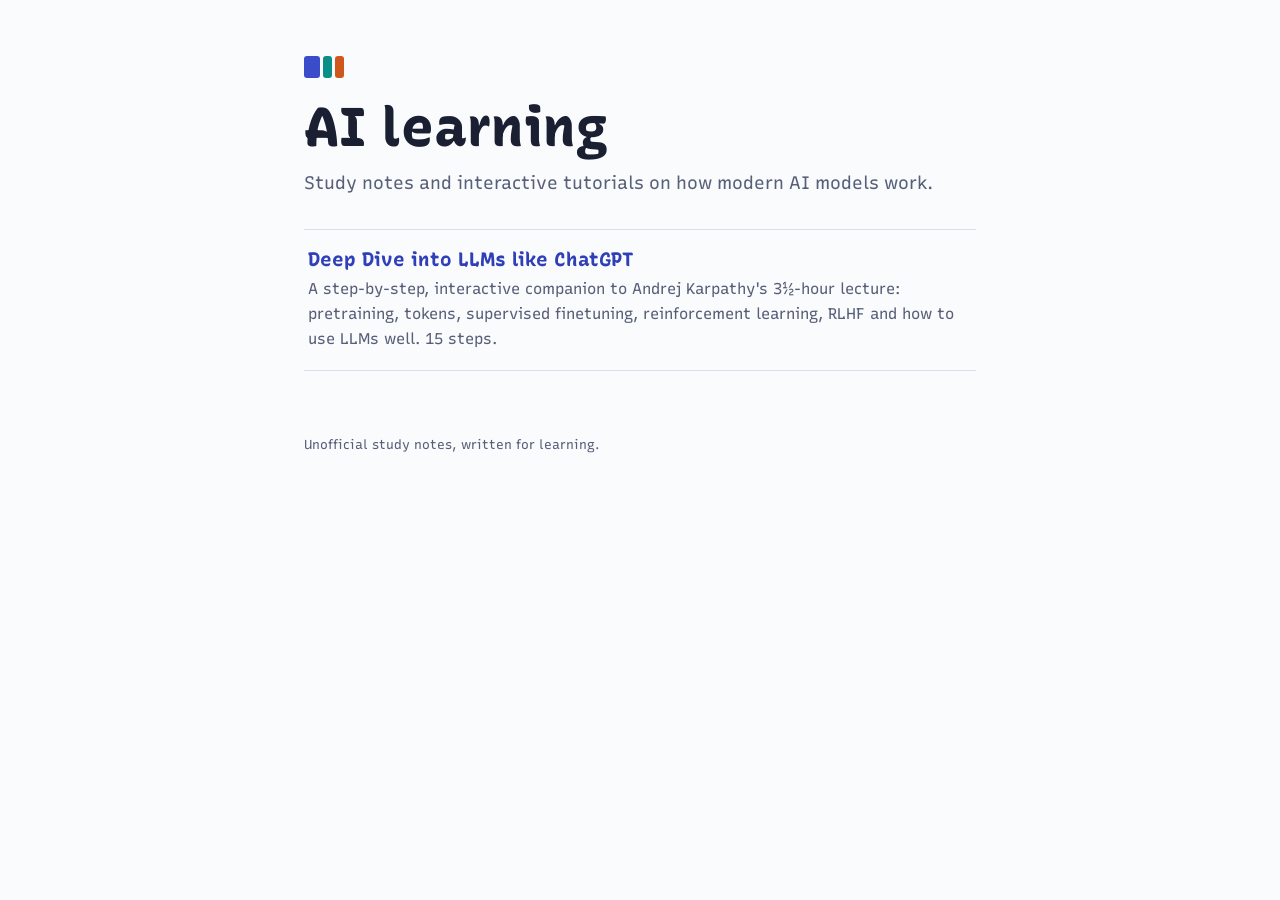
<file: index.html>
<!doctype html>
<html lang="en">
<head>
  <meta charset="utf-8">
  <meta name="viewport" content="width=device-width, initial-scale=1">
  <title>AI Learning</title>
  <meta name="description" content="Study notes and interactive tutorials about AI and large language models.">
  <meta name="color-scheme" content="light dark">
  <link rel="icon" href="llm-deep-dive/favicon.svg" type="image/svg+xml">
  <link rel="preconnect" href="https://fonts.googleapis.com">
  <link rel="preconnect" href="https://fonts.gstatic.com" crossorigin>
  <link rel="stylesheet" href="https://fonts.googleapis.com/css2?family=Recursive:slnt,wght,CASL,CRSV,MONO@-15..0,300..1000,0..1,0..1,0..1&amp;display=swap">
  <style>
    :root {
      --paper: #FAFBFD; --surface: #FFFFFF; --ink: #1A2032; --ink-2: #586079; --line: #DCE0EA;
      --pre: #3B4CCA; --pre-ink: #2F3FB8; --pre-tint: #E1E5FF; --sft: #0A8F86; --rl: #D0571C;
      color-scheme: light;
    }
    @media (prefers-color-scheme: dark) {
      :root:not([data-theme="light"]) {
        --paper: #121726; --surface: #171C2C; --ink: #E7EAF3; --ink-2: #A3AAC0; --line: #2A3147;
        --pre: #6F7CF0; --pre-ink: #8592FF; --pre-tint: rgba(111, 124, 240, 0.22); --sft: #1FA89D; --rl: #DD6E32;
        color-scheme: dark;
      }
    }
    :root[data-theme="dark"] {
      --paper: #121726; --surface: #171C2C; --ink: #E7EAF3; --ink-2: #A3AAC0; --line: #2A3147;
      --pre: #6F7CF0; --pre-ink: #8592FF; --pre-tint: rgba(111, 124, 240, 0.22); --sft: #1FA89D; --rl: #DD6E32;
      color-scheme: dark;
    }
    * { box-sizing: border-box; }
    body {
      margin: 0; background: var(--paper); color: var(--ink);
      font-family: "Recursive", ui-sans-serif, system-ui, -apple-system, "Segoe UI", sans-serif;
      font-size: 1.0625rem; line-height: 1.6; font-variation-settings: "CASL" 0, "MONO" 0;
    }
    main { max-width: 44rem; margin: 0 auto; padding: 56px 16px 64px; }
    h1 { font-variation-settings: "CASL" 1; font-weight: 800; font-size: clamp(2.2rem, 1.4rem + 4vw, 3.4rem); line-height: 1.15; margin: 0 0 10px; }
    .mark { display: inline-flex; gap: 3px; margin-bottom: 18px; }
    .mark i { display: block; height: 22px; border-radius: 3px; }
    .mark i:nth-child(1) { width: 16px; background: var(--pre); }
    .mark i:nth-child(2) { width: 9px; background: var(--sft); }
    .mark i:nth-child(3) { width: 9px; background: var(--rl); }
    p { margin: 0 0 16px; }
    .lead { color: var(--ink-2); font-size: 1.125rem; }
    ul { list-style: none; padding: 0; margin: 32px 0 0; border-top: 1px solid var(--line); }
    li { border-bottom: 1px solid var(--line); }
    a.item { display: block; padding: 18px 4px; color: var(--ink); text-decoration: none; }
    a.item strong { display: block; font-variation-settings: "CASL" 1; font-weight: 750; font-size: 1.2rem; line-height: 1.3; color: var(--pre-ink); }
    a.item:hover strong { text-decoration: underline; text-underline-offset: 3px; }
    a.item span { display: block; margin-top: 4px; color: var(--ink-2); font-size: 0.9688rem; }
    a:focus-visible { outline: 2.5px solid var(--pre-ink); outline-offset: 3px; border-radius: 6px; }
    footer { max-width: 44rem; margin: 0 auto; padding: 0 16px 40px; font-size: 0.8125rem; color: var(--ink-2); }
  </style>
</head>
<body>
  <main>
    <span class="mark" aria-hidden="true"><i></i><i></i><i></i></span>
    <h1>AI learning</h1>
    <p class="lead">Study notes and interactive tutorials on how modern AI models work.</p>
    <ul>
      <li>
        <a class="item" href="llm-deep-dive/">
          <strong>Deep Dive into LLMs like ChatGPT</strong>
          <span>A step-by-step, interactive companion to Andrej Karpathy's 3½-hour lecture: pretraining, tokens, supervised finetuning, reinforcement learning, RLHF and how to use LLMs well. 15 steps.</span>
        </a>
      </li>
    </ul>
  </main>
  <footer>Unofficial study notes, written for learning.</footer>
</body>
</html>
</file>
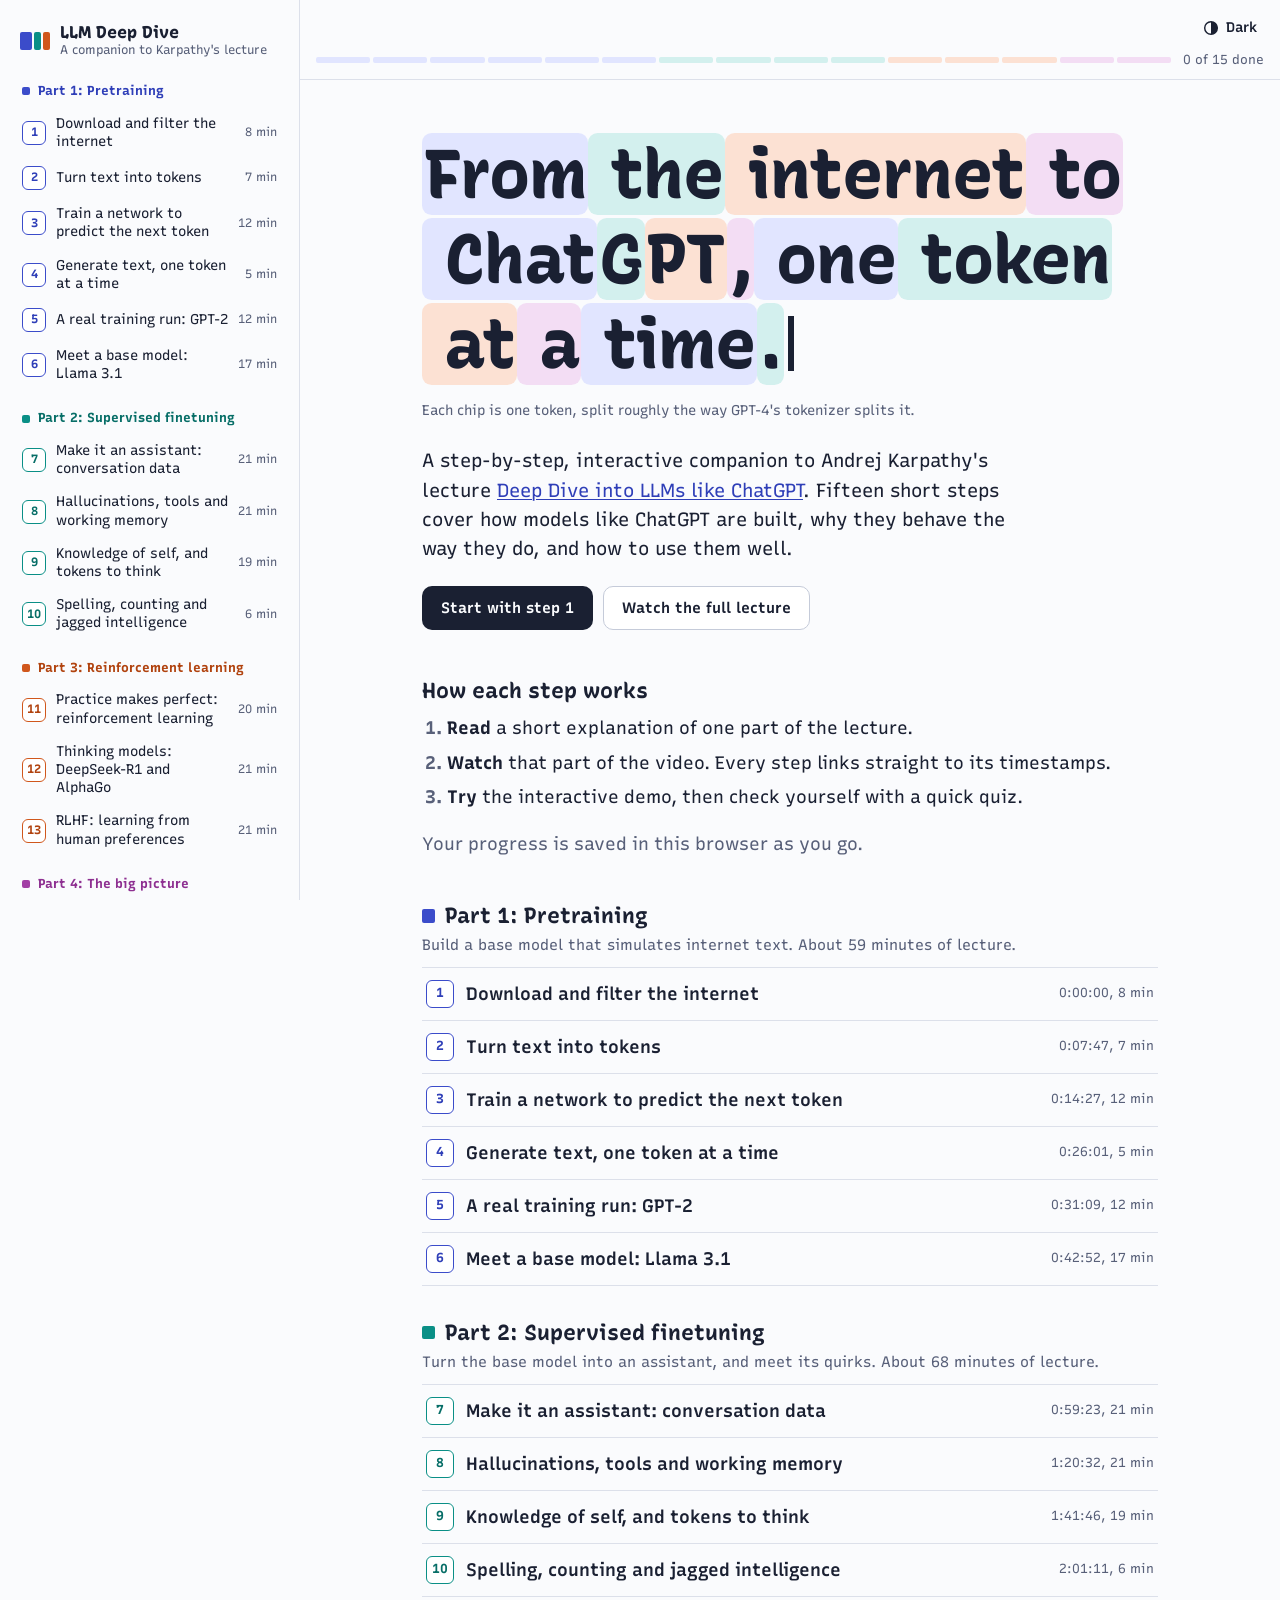
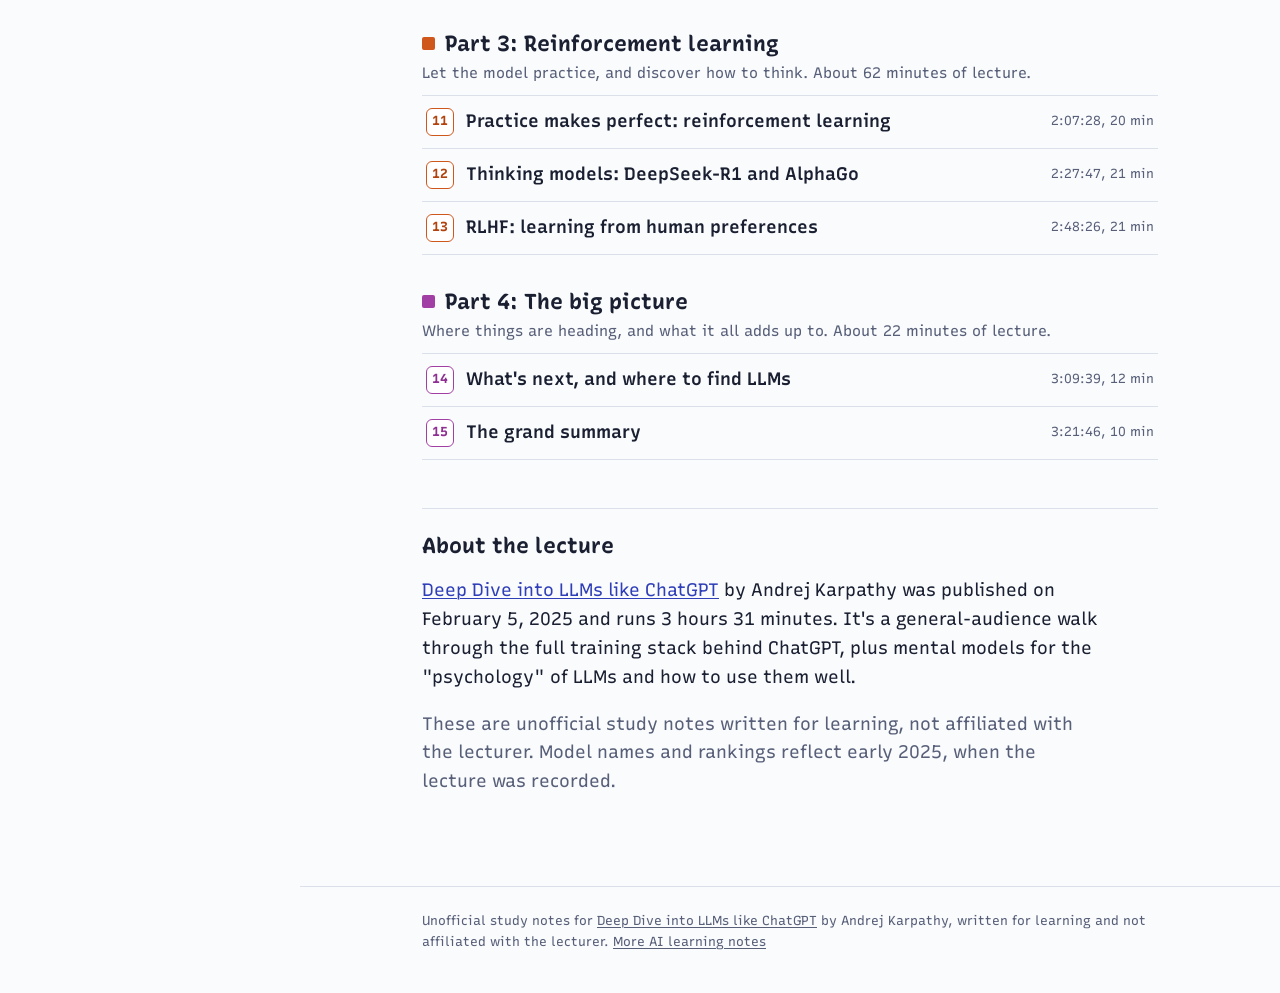
<file: llm-deep-dive/index.html>
<!doctype html>
<html lang="en">
<head>
  <meta charset="utf-8">
  <meta name="viewport" content="width=device-width, initial-scale=1, viewport-fit=cover">
  <title>LLM Deep Dive: a step-by-step companion</title>
  <meta name="description" content="A step-by-step, interactive study companion to Andrej Karpathy's lecture Deep Dive into LLMs like ChatGPT: pretraining, tokenization, SFT, reinforcement learning, RLHF and more.">
  <meta name="color-scheme" content="light dark">
  <meta name="theme-color" content="#FAFBFD" media="(prefers-color-scheme: light)">
  <meta name="theme-color" content="#121726" media="(prefers-color-scheme: dark)">
  <meta property="og:title" content="LLM Deep Dive: a step-by-step companion">
  <meta property="og:description" content="Fifteen interactive steps through Andrej Karpathy's lecture on how ChatGPT-style models are built and how to use them well.">
  <meta property="og:type" content="website">
  <link rel="icon" href="favicon.svg" type="image/svg+xml">
  <link rel="preconnect" href="https://fonts.googleapis.com">
  <link rel="preconnect" href="https://fonts.gstatic.com" crossorigin>
  <link rel="stylesheet" href="https://fonts.googleapis.com/css2?family=Recursive:slnt,wght,CASL,CRSV,MONO@-15..0,300..1000,0..1,0..1,0..1&amp;display=swap">
  <link rel="stylesheet" href="styles.css">
  <script>
    (function () {
      try {
        var s = JSON.parse(localStorage.getItem('llm-deep-dive:v1') || 'null');
        if (s && (s.theme === 'dark' || s.theme === 'light')) document.documentElement.setAttribute('data-theme', s.theme);
      } catch (e) { /* ignore */ }
    })();
  </script>
</head>
<body>
  <a class="skip" href="#main">Skip to content</a>
  <div class="shell">
    <aside class="rail" aria-label="Tutorial navigation">
      <a class="brand" href="#/">
        <span class="brand-mark" aria-hidden="true"><i></i><i></i><i></i></span>
        <span class="brand-text"><strong>LLM Deep Dive</strong><span>A companion to Karpathy's lecture</span></span>
      </a>
      <nav id="rail-nav" aria-label="Steps"></nav>
    </aside>

    <div class="page">
      <header class="topbar">
        <div class="topbar-row">
          <button id="menu-btn" class="icon-btn menu-btn" type="button" aria-haspopup="dialog" aria-controls="sheet">
            <svg viewBox="0 0 20 20" aria-hidden="true"><path d="M3 5h14M3 10h14M3 15h14" stroke="currentColor" stroke-width="1.8" stroke-linecap="round" fill="none"/></svg>
            <span>Steps</span>
          </button>
          <a class="brand brand-top" href="#/">
            <span class="brand-mark" aria-hidden="true"><i></i><i></i><i></i></span>
            <strong>LLM Deep Dive</strong>
          </a>
          <button id="theme-btn" class="icon-btn" type="button" aria-pressed="false" aria-label="Switch to dark theme">
            <svg viewBox="0 0 20 20" aria-hidden="true"><circle cx="10" cy="10" r="7" stroke="currentColor" stroke-width="1.6" fill="none"/><path d="M10 3a7 7 0 0 1 0 14z" fill="currentColor"/></svg>
            <span class="theme-label">Dark</span>
          </button>
        </div>
        <div class="strip-wrap">
          <nav id="strip" class="strip" aria-label="Progress by step"></nav>
          <p id="strip-label" class="strip-label"></p>
        </div>
      </header>

      <main id="main" tabindex="-1"></main>

      <footer class="foot">
        <p>Unofficial study notes for <a href="https://www.youtube.com/watch?v=7xTGNNLPyMI" target="_blank" rel="noopener">Deep Dive into LLMs like ChatGPT</a> by Andrej Karpathy, written for learning and not affiliated with the lecturer. <a href="../">More AI learning notes</a></p>
      </footer>
    </div>
  </div>

  <dialog id="sheet" class="sheet" aria-label="Tutorial steps">
    <div class="sheet-head">
      <strong>Steps</strong>
      <button id="sheet-close" class="btn small secondary" type="button">Close</button>
    </div>
    <nav id="sheet-nav" aria-label="Steps"></nav>
  </dialog>

  <noscript><p class="noscript">This tutorial needs JavaScript for its navigation and demos.</p></noscript>
  <script src="js/content.js"></script>
  <script src="js/demos.js"></script>
  <script src="js/app.js"></script>
</body>
</html>
</file>
<file: llm-deep-dive/styles.css>
/*
  LLM Deep Dive companion
  Palette: cool whiteboard white, graphite ink, and one color per training stage
  (pretraining indigo, SFT teal, RL vermilion, big-picture plum).
  Type: Recursive, one variable family. Casual axis for headings,
  linear sans for reading, mono only for tokens and code.
*/

:root {
  --paper: #FAFBFD;
  --surface: #FFFFFF;
  --ink: #1A2032;
  --ink-2: #586079;
  --ink-hover: #2C3550;
  --line: #DCE0EA;
  --line-strong: #C5CBD9;
  --hover: rgba(26, 32, 50, 0.05);
  --dot: #E3E7EF;
  --track: #EEF0F5;
  --chip-plain: #ECEEF4;
  --code-bg: #EEF0F5;
  --bar-neutral: #9AA2B8;
  --focus: #2F3FB8;
  --on-c: #FFFFFF;

  --pre: #3B4CCA;  --pre-ink: #2F3FB8;  --pre-tint: #E1E5FF;
  --sft: #0A8F86;  --sft-ink: #076E67;  --sft-tint: #D3F0EE;
  --rl: #D0571C;   --rl-ink: #B1430F;   --rl-tint: #FCE1D3;
  --big: #A23FA5;  --big-ink: #8E3091;  --big-tint: #F3DDF4;

  --good: #1E7B34; --good-ink: #1A6B2D; --good-tint: #E3F4E6;
  --bad: #B3261E;  --bad-ink: #9F2019;  --bad-tint: #FBE4E2;

  --font: "Recursive", ui-sans-serif, system-ui, -apple-system, "Segoe UI", Roboto, sans-serif;
  --mono: "Recursive", ui-monospace, SFMono-Regular, Menlo, Consolas, monospace;

  --c: var(--pre); --c-ink: var(--pre-ink); --c-tint: var(--pre-tint);
  color-scheme: light;
}

@media (prefers-color-scheme: dark) {
  :root:not([data-theme="light"]) {
    --paper: #121726;
    --surface: #171C2C;
    --ink: #E7EAF3;
    --ink-2: #A3AAC0;
    --ink-hover: #FFFFFF;
    --line: #2A3147;
    --line-strong: #3A4360;
    --hover: rgba(231, 234, 243, 0.06);
    --dot: #20273B;
    --track: #232A3F;
    --chip-plain: #252C42;
    --code-bg: #232A3F;
    --bar-neutral: #5E6785;
    --focus: #8592FF;
    --on-c: #121726;

    --pre: #6F7CF0;  --pre-ink: #8592FF;  --pre-tint: rgba(111, 124, 240, 0.22);
    --sft: #1FA89D;  --sft-ink: #2FBFB3;  --sft-tint: rgba(31, 168, 157, 0.2);
    --rl: #DD6E32;   --rl-ink: #F07F42;   --rl-tint: rgba(221, 110, 50, 0.2);
    --big: #B862BB;  --big-ink: #CF73D1;  --big-tint: rgba(184, 98, 187, 0.22);

    --good: #3FB765; --good-ink: #6FD68A; --good-tint: rgba(63, 183, 101, 0.16);
    --bad: #E5534B;  --bad-ink: #FF8A80;  --bad-tint: rgba(229, 83, 75, 0.16);
    color-scheme: dark;
  }
}
:root[data-theme="dark"] {
  --paper: #121726;
  --surface: #171C2C;
  --ink: #E7EAF3;
  --ink-2: #A3AAC0;
  --ink-hover: #FFFFFF;
  --line: #2A3147;
  --line-strong: #3A4360;
  --hover: rgba(231, 234, 243, 0.06);
  --dot: #20273B;
  --track: #232A3F;
  --chip-plain: #252C42;
  --code-bg: #232A3F;
  --bar-neutral: #5E6785;
  --focus: #8592FF;
  --on-c: #121726;

  --pre: #6F7CF0;  --pre-ink: #8592FF;  --pre-tint: rgba(111, 124, 240, 0.22);
  --sft: #1FA89D;  --sft-ink: #2FBFB3;  --sft-tint: rgba(31, 168, 157, 0.2);
  --rl: #DD6E32;   --rl-ink: #F07F42;   --rl-tint: rgba(221, 110, 50, 0.2);
  --big: #B862BB;  --big-ink: #CF73D1;  --big-tint: rgba(184, 98, 187, 0.22);

  --good: #3FB765; --good-ink: #6FD68A; --good-tint: rgba(63, 183, 101, 0.16);
  --bad: #E5534B;  --bad-ink: #FF8A80;  --bad-tint: rgba(229, 83, 75, 0.16);
  color-scheme: dark;
}

/* Stage color, set by data-part anywhere */
[data-part="1"] { --c: var(--pre); --c-ink: var(--pre-ink); --c-tint: var(--pre-tint); }
[data-part="2"] { --c: var(--sft); --c-ink: var(--sft-ink); --c-tint: var(--sft-tint); }
[data-part="3"] { --c: var(--rl);  --c-ink: var(--rl-ink);  --c-tint: var(--rl-tint); }
[data-part="4"] { --c: var(--big); --c-ink: var(--big-ink); --c-tint: var(--big-tint); }

/* ---------- base ---------- */
*, *::before, *::after { box-sizing: border-box; }
[hidden] { display: none !important; }
html { -webkit-text-size-adjust: 100%; text-size-adjust: 100%; }
body {
  margin: 0;
  background: var(--paper);
  color: var(--ink);
  font-family: var(--font);
  font-size: 1.0625rem;
  line-height: 1.6;
  font-variation-settings: "CASL" 0, "MONO" 0;
  -webkit-font-smoothing: antialiased;
}
@media (min-width: 700px) { body { font-size: 1.125rem; } }
h1, h2, h3 { font-variation-settings: "CASL" 1, "MONO" 0; line-height: 1.2; color: var(--ink); }
em, i { font-style: oblique 10deg; }
a { color: var(--c-ink); text-decoration-thickness: 1px; text-underline-offset: 2px; }
a:hover { text-decoration-thickness: 2px; }
strong { font-weight: 700; }
code, pre { font-family: var(--mono); font-variation-settings: "MONO" 1, "CASL" 0; }
code { font-size: 0.86em; background: var(--code-bg); padding: 0.08em 0.32em; border-radius: 4px; overflow-wrap: anywhere; }
::selection { background: var(--pre-tint); }
:focus-visible { outline: 2.5px solid var(--focus); outline-offset: 2px; border-radius: 4px; }
main:focus { outline: none; }
.sr-only {
  position: absolute; width: 1px; height: 1px; padding: 0; margin: -1px;
  overflow: hidden; clip: rect(0, 0, 0, 0); white-space: nowrap; border: 0;
}
.muted { color: var(--ink-2); }
.skip { position: absolute; left: -9999px; top: 8px; }
.skip:focus { left: 12px; z-index: 100; background: var(--surface); color: var(--ink); padding: 8px 12px; border-radius: 8px; }

/* ---------- layout ---------- */
.shell { min-height: 100vh; }
.rail { display: none; }
.page { min-width: 0; }
main { display: block; padding: 28px 16px 56px; }
@media (min-width: 700px) { main { padding: 44px 40px 72px; } }
.step, .glossary-page, .hero, .how, .syllabus, .about { max-width: 46rem; margin-left: auto; margin-right: auto; }

@media (min-width: 1040px) {
  .shell { display: grid; grid-template-columns: 300px minmax(0, 1fr); }
  .rail {
    display: block; position: sticky; top: 0; height: 100vh; overflow-y: auto;
    border-right: 1px solid var(--line); padding: 22px 14px 40px;
  }
  .menu-btn, .brand-top { display: none !important; }
  .topbar-row { justify-content: flex-end; }
}

/* ---------- brand ---------- */
.brand { display: flex; align-items: center; gap: 10px; color: var(--ink); text-decoration: none; padding: 0 6px; }
.brand-mark { display: inline-flex; gap: 2px; flex: none; }
.brand-mark i { display: block; width: 7px; height: 18px; border-radius: 2px; }
.brand-mark i:nth-child(1) { background: var(--pre); width: 12px; }
.brand-mark i:nth-child(2) { background: var(--sft); }
.brand-mark i:nth-child(3) { background: var(--rl); }
.brand-text strong { display: block; font-variation-settings: "CASL" 1; font-weight: 800; font-size: 1.05rem; line-height: 1.2; }
.brand-text span { display: block; font-size: 0.78rem; line-height: 1.35; color: var(--ink-2); }
.brand-top strong { font-variation-settings: "CASL" 1; font-weight: 800; font-size: 1rem; }

/* ---------- top bar and progress strip ---------- */
.topbar { position: sticky; top: 0; z-index: 20; background: var(--paper); border-bottom: 1px solid var(--line); }
.topbar-row { display: flex; align-items: center; gap: 6px; padding: 8px 12px 2px; }
.brand-top { margin-right: auto; }
.icon-btn {
  display: inline-flex; align-items: center; gap: 6px; min-height: 40px; padding: 6px 10px;
  font: inherit; font-size: 0.875rem; font-weight: 600; color: var(--ink);
  background: transparent; border: 1px solid transparent; border-radius: 10px; cursor: pointer;
}
.icon-btn:hover { background: var(--hover); }
.icon-btn svg { width: 18px; height: 18px; flex: none; }
.strip-wrap { display: flex; align-items: center; gap: 12px; padding: 0 16px 8px; }
.strip { flex: 1; display: grid; grid-template-columns: repeat(15, minmax(0, 1fr)); gap: 3px; }
.seg { display: block; height: 20px; position: relative; border-radius: 3px; }
.seg::after {
  content: ""; position: absolute; left: 0; right: 0; top: 7px; height: 6px;
  border-radius: 2px; background: var(--c-tint);
}
.seg.is-done::after { background: var(--c); }
.seg.is-current::after { top: 5px; height: 10px; box-shadow: 0 0 0 2px var(--paper), 0 0 0 3.5px var(--c-ink); }
.seg:hover::after { top: 5px; height: 10px; }
.strip-label { margin: 0; font-size: 0.8125rem; color: var(--ink-2); white-space: nowrap; font-variant-numeric: tabular-nums; }

/* ---------- step list (rail and sheet) ---------- */
.steplist { margin-top: 22px; }
.part-group + .part-group { margin-top: 18px; }
.part-name { display: flex; align-items: center; gap: 8px; margin: 0 0 6px 8px; font-size: 0.8125rem; font-weight: 700; color: var(--c-ink); }
.part-dot { display: inline-block; flex: none; width: 0.62em; height: 0.62em; border-radius: 2px; background: var(--c); }
.steps { list-style: none; padding: 0; margin: 0; display: grid; gap: 1px; }
.step-link {
  display: grid; grid-template-columns: 24px minmax(0, 1fr) auto; align-items: center; gap: 10px;
  padding: 7px 8px; border-radius: 8px; color: var(--ink); text-decoration: none;
  font-size: 0.875rem; line-height: 1.3;
}
.step-link:hover { background: var(--hover); }
.step-link.is-current { background: var(--c-tint); font-weight: 650; }
.step-num {
  width: 24px; height: 24px; border-radius: 6px; display: grid; place-items: center;
  font-size: 0.75rem; font-weight: 700; color: var(--c-ink); background: var(--surface);
  border: 1.5px solid var(--c); font-variant-numeric: tabular-nums;
}
.is-done .step-num { background: var(--c-ink); border-color: var(--c-ink); color: var(--on-c); }
.step-min { font-size: 0.75rem; color: var(--ink-2); font-variant-numeric: tabular-nums; white-space: nowrap; }
.nav-extra { margin: 20px 0 0 8px; font-size: 0.875rem; }
.nav-extra a { color: var(--ink); }
.nav-extra a.is-current { font-weight: 700; }

/* mobile sheet */
.sheet {
  border: 0; padding: 0; margin: 0; inset: 0;
  width: 100%; max-width: 100%; height: 100%; max-height: 100%;
  background: var(--paper); color: var(--ink);
}
.sheet[open] { display: block; overflow-y: auto; }
.sheet::backdrop { background: rgba(10, 14, 25, 0.45); }
.sheet-head {
  position: sticky; top: 0; z-index: 1; display: flex; align-items: center; justify-content: space-between;
  padding: 10px 12px 10px 20px; background: var(--paper); border-bottom: 1px solid var(--line);
}
.sheet-head strong { font-variation-settings: "CASL" 1; font-size: 1.05rem; }
#sheet-nav { padding: 0 12px 40px; }
@media (min-width: 560px) {
  .sheet { width: 400px; max-width: 92vw; margin-left: 0; border-right: 1px solid var(--line); }
}

/* ---------- buttons and inputs ---------- */
.btn {
  display: inline-flex; align-items: center; justify-content: center; gap: 8px;
  min-height: 44px; padding: 10px 18px; border-radius: 10px; border: 1px solid transparent;
  background: var(--ink); color: var(--paper);
  font: inherit; font-size: 0.9375rem; font-weight: 650; line-height: 1.2;
  text-decoration: none; text-align: center; cursor: pointer;
}
.btn:hover { background: var(--ink-hover); text-decoration: none; }
.btn.secondary { background: var(--surface); color: var(--ink); border-color: var(--line-strong); }
.btn.secondary:hover { border-color: var(--ink-2); background: var(--surface); }
.btn.small { min-height: 36px; padding: 6px 12px; font-size: 0.875rem; }
.btn.big { width: 100%; min-height: 52px; font-size: 1rem; }
.step .btn.big { background: var(--c-ink); color: var(--on-c); }
.step .btn.big:hover { filter: brightness(1.08); }
.btn:disabled { opacity: 0.45; cursor: not-allowed; }
.link-btn {
  background: none; border: 0; padding: 8px 2px; min-height: 40px;
  color: var(--ink-2); font: inherit; font-size: 0.9375rem;
  text-decoration: underline; text-underline-offset: 3px; cursor: pointer;
}
.link-btn:hover { color: var(--ink); }
.input {
  width: 100%; font: inherit; font-size: 1rem; color: var(--ink);
  background: var(--paper); border: 1px solid var(--line-strong); border-radius: 10px; padding: 9px 12px;
}
textarea.input { font-family: var(--mono); font-variation-settings: "MONO" 1, "CASL" 0; font-size: 0.9375rem; resize: vertical; line-height: 1.5; }
.select { width: auto; padding-right: 8px; }
.grow { flex: 1 1 200px; min-width: 0; display: block; }
.range { accent-color: var(--c-ink); }
.range-wrap { display: inline-flex; align-items: center; gap: 8px; flex: 1 1 160px; font-size: 0.875rem; color: var(--ink-2); }
.range-wrap .range { flex: 1; min-width: 100px; }
.range-wrap.wide { flex-basis: 100%; }
.range-wrap output { font-variant-numeric: tabular-nums; color: var(--ink); font-weight: 650; min-width: 2em; }
.check { display: inline-flex; align-items: center; gap: 6px; font-size: 0.875rem; color: var(--ink-2); cursor: pointer; }
.check input { width: 18px; height: 18px; accent-color: var(--c-ink); }

/* ---------- home ---------- */
.hero { padding-top: 8px; }
.hero-title {
  font-size: clamp(2.3rem, 1.2rem + 5.2vw, 4.3rem); line-height: 1.24; font-weight: 800;
  letter-spacing: -0.015em; margin: 0 0 12px;
}
.htok {
  border-radius: 0.14em; padding: 0 0.03em; white-space: pre;
  -webkit-box-decoration-break: clone; box-decoration-break: clone;
}
.htok.t0 { background: var(--pre-tint); }
.htok.t1 { background: var(--sft-tint); }
.htok.t2 { background: var(--rl-tint); }
.htok.t3 { background: var(--big-tint); }
.htok.pending { display: none; }
.htok.pop { animation: pop 0.26s ease-out both; }
@keyframes pop { from { opacity: 0; } to { opacity: 1; } }
.hero-title .caret { height: 0.8em; width: 0.08em; vertical-align: -0.04em; margin-left: 0.06em; background: var(--ink); }
.hero-note { margin: 0 0 24px; font-size: 0.875rem; color: var(--ink-2); }
.hero-lead { margin: 0 0 22px; font-size: 1.1875rem; line-height: 1.55; max-width: 38rem; }
.hero-actions { display: flex; flex-wrap: wrap; gap: 10px; }
.how { margin-top: 48px; }
.how h2, .about h2 { font-size: 1.35rem; margin: 0 0 10px; }
.how-list { margin: 0 0 12px; padding-left: 1.4em; }
.how-list li { margin: 6px 0; }
.how-list li::marker { color: var(--ink-2); font-weight: 700; }
.syllabus { margin-top: 44px; display: grid; gap: 34px; }
.syl-h { display: flex; align-items: center; gap: 10px; font-size: 1.35rem; margin: 0 0 4px; }
.syl-h .part-dot { width: 0.62em; height: 0.62em; }
.syl-blurb { margin: 0 0 10px; color: var(--ink-2); font-size: 0.9375rem; }
.syl-steps { list-style: none; padding: 0; margin: 0; border-top: 1px solid var(--line); }
.syl-steps li { border-bottom: 1px solid var(--line); }
.syl-link {
  display: grid; grid-template-columns: 28px minmax(0, 1fr) auto; gap: 12px; align-items: center;
  padding: 12px 4px; color: var(--ink); text-decoration: none;
}
.syl-link:hover .syl-title { text-decoration: underline; text-underline-offset: 3px; }
.syl-link .step-num { width: 28px; height: 28px; font-size: 0.8125rem; }
.syl-title { font-weight: 600; line-height: 1.35; }
.syl-time { font-size: 0.8125rem; color: var(--ink-2); font-variant-numeric: tabular-nums; white-space: nowrap; }
.about { margin-top: 48px; padding-top: 24px; border-top: 1px solid var(--line); }
.about p { max-width: 62ch; }

/* ---------- step page ---------- */
.kicker {
  display: flex; flex-wrap: wrap; align-items: center; gap: 4px 10px; margin: 0 0 10px;
  font-size: 0.9375rem; font-weight: 650; color: var(--c-ink);
}
.kicker-step { color: var(--ink-2); font-weight: 400; }
.step-h1 { font-size: clamp(1.9rem, 1.3rem + 2.6vw, 2.75rem); line-height: 1.14; font-weight: 800; letter-spacing: -0.012em; margin: 0 0 14px; }
.lead { font-size: 1.1875rem; line-height: 1.5; margin: 0 0 24px; max-width: 40rem; }
.step h2 { font-size: 1.35rem; font-weight: 750; margin: 2.1em 0 0.5em; }
.step h3 { font-size: 1rem; }

.watch { padding: 14px 0 16px; border-top: 1px solid var(--line); border-bottom: 1px solid var(--line); margin-bottom: 8px; }
.watch-when { margin: 0 0 10px; font-size: 0.9375rem; color: var(--ink-2); }
.watch-when strong { color: var(--ink); font-variant-numeric: tabular-nums; }
.watch-actions { display: flex; flex-wrap: wrap; gap: 8px; }
.chapters { list-style: none; padding: 0; margin: 12px 0 0; display: grid; gap: 4px; font-size: 0.9375rem; }
.chapters a { color: var(--ink); text-decoration: none; }
.chapters a:hover { text-decoration: underline; }
.ch-time { display: inline-block; min-width: 4.4em; font-weight: 700; color: var(--c-ink); font-variant-numeric: tabular-nums; }
.player { margin-top: 14px; aspect-ratio: 16 / 9; border-radius: 12px; overflow: hidden; background: #000; }
.player iframe { display: block; width: 100%; height: 100%; border: 0; }

.prose > p, .prose > ul, .prose > ol { max-width: 68ch; }
.prose > ul, .prose > ol { padding-left: 1.3em; }
.prose > ul > li, .prose > ol > li { margin: 0.4em 0; }
.prose > ul > li::marker, .prose > ol > li::marker { color: var(--c-ink); }
.prose > ol > li::marker { font-weight: 700; }
.note { margin: 1.8em 0; padding: 14px 18px; border-radius: 12px; background: var(--c-tint); }
.note p { margin: 0; }
.note strong { color: var(--c-ink); }
.tag { padding: 0.04em 0.36em; border-radius: 4px; background: var(--c-tint); color: var(--c-ink); font-weight: 650; white-space: nowrap; }

.takeaways ul { list-style: none; padding: 0; margin: 0; display: grid; gap: 8px; }
.takeaways li { position: relative; padding-left: 22px; }
.takeaways li::before {
  content: ""; position: absolute; left: 0; top: 0.5em; width: 10px; height: 10px; border-radius: 3px; background: var(--c);
}
.terms { margin: 0; display: grid; gap: 12px; }
.terms dt { font-weight: 700; }
.terms dd { margin: 2px 0 0; color: var(--ink-2); }

/* quiz */
.q { margin: 0 0 24px; }
.q-text { font-weight: 650; margin: 0 0 10px; }
.q-num { color: var(--c-ink); font-variant-numeric: tabular-nums; }
.opts { display: grid; gap: 8px; }
.opt {
  display: flex; align-items: flex-start; gap: 10px; width: 100%; text-align: left;
  font: inherit; font-size: 0.96875rem; line-height: 1.45; color: var(--ink);
  padding: 12px 14px; border-radius: 10px; border: 1.5px solid var(--line-strong); background: var(--surface); cursor: pointer;
}
.opt:hover:not(:disabled) { border-color: var(--c); }
.opt:disabled { cursor: default; }
.opt-mark {
  flex: none; width: 20px; height: 20px; margin-top: 1px; border-radius: 50%;
  border: 1.5px solid var(--line-strong); display: grid; place-items: center;
  font-size: 12px; font-weight: 800; line-height: 1;
}
.opt.is-correct { border-color: var(--good); background: var(--good-tint); }
.opt.is-correct .opt-mark { background: var(--good); border-color: var(--good); color: var(--surface); }
.opt.is-correct .opt-mark::after { content: "✓"; }
.opt.is-wrong { border-color: var(--bad); background: var(--bad-tint); }
.opt.is-wrong .opt-mark { background: var(--bad); border-color: var(--bad); color: var(--surface); }
.opt.is-wrong .opt-mark::after { content: "✕"; }
.opt.is-dim { opacity: 0.55; }
.q-feedback p { margin: 10px 0 0; font-size: 0.9375rem; }
.q-feedback.ok strong { color: var(--good-ink); }
.q-feedback.bad strong { color: var(--bad-ink); }
.quiz-score { display: flex; flex-wrap: wrap; align-items: center; gap: 0 12px; }
.quiz-score p { margin: 0; font-weight: 700; }

.step-nav { margin-top: 44px; padding-top: 20px; border-top: 1px solid var(--line); display: grid; gap: 10px; }
.next-label { margin: 0; font-size: 0.875rem; color: var(--ink-2); }
.step-nav-row { display: flex; flex-wrap: wrap; align-items: center; justify-content: space-between; gap: 8px; }

/* glossary */
.glossary-page .input { margin: 4px 0 22px; max-width: 26rem; }
.glossary > div { padding-bottom: 12px; border-bottom: 1px solid var(--line); }
.term-step { font-size: 0.8125rem; color: var(--c-ink); white-space: nowrap; }

/* footer */
.foot { padding: 24px 16px 40px; border-top: 1px solid var(--line); font-size: 0.8125rem; color: var(--ink-2); }
.foot p { max-width: 46rem; margin: 0 auto; }
.foot a { color: var(--ink-2); }
.noscript { padding: 16px; }

/* ---------- demos ---------- */
.demo {
  margin: 28px 0; padding: 16px; border-radius: 14px;
  background-color: var(--surface); border: 1px solid var(--line);
  background-image: radial-gradient(var(--dot) 1px, transparent 1.3px);
  background-size: 16px 16px; background-position: -6px -6px;
}
@media (min-width: 700px) { .demo { padding: 20px 22px; } }
.demo .demo-title { font-size: 1.125rem; margin: 0 0 4px; }
.demo-intro { margin: 0 0 14px; color: var(--ink-2); font-size: 0.9375rem; max-width: 62ch; }
.demo-body > * + * { margin-top: 12px; }
.demo-note { margin: 10px 0 0; font-size: 0.8125rem; color: var(--ink-2); max-width: 62ch; }
.demo-body > .demo-note { margin-top: 10px; }
.controls { display: flex; flex-wrap: wrap; align-items: center; gap: 8px; }
.readout { display: flex; flex-wrap: wrap; gap: 6px 22px; margin: 0; }
.readout > div { display: flex; flex-direction: column; }
.readout dt { font-size: 0.75rem; color: var(--ink-2); }
.readout dd { margin: 0; font-weight: 700; font-variant-numeric: tabular-nums; }

/* token chips */
.chips { display: flex; flex-wrap: wrap; gap: 3px; align-items: center; }
.tok {
  font-family: var(--mono); font-variation-settings: "MONO" 1, "CASL" 0;
  font-size: 0.875rem; line-height: 1.5; padding: 1px 4px; border-radius: 4px;
  background: var(--chip-plain); color: var(--ink); white-space: pre;
}
.tok.t0 { background: var(--pre-tint); }
.tok.t1 { background: var(--sft-tint); }
.tok.t2 { background: var(--rl-tint); }
.tok.t3 { background: var(--big-tint); }
.tok.plain { background: var(--chip-plain); }
.tok.merged { box-shadow: inset 0 -2px 0 var(--c); }
.tok.num { font-variant-numeric: tabular-nums; }
.tok.special { background: var(--sft-tint); color: var(--sft-ink); font-weight: 650; font-size: 0.8125rem; }
.tok.qmark { background: transparent; border: 1.5px dashed var(--c); color: var(--c-ink); }
.tok .ws { color: var(--ink-2); opacity: 0.75; }
.tokbox { padding: 10px; background: var(--paper); border: 1px solid var(--line); border-radius: 10px; max-height: 260px; overflow: auto; }
.ctx-arrow { color: var(--ink-2); padding: 0 4px; }
.merge-info { margin: 0; font-size: 0.875rem; }

/* bars */
.bars { display: grid; gap: 7px; }
.bar-row { display: grid; grid-template-columns: minmax(5.5em, max-content) minmax(0, 1fr) 3.4em; align-items: center; gap: 10px; }
.bar-label { font-size: 0.875rem; min-width: 0; }
.bar-track { display: block; height: 14px; background: var(--track); border-radius: 0 4px 4px 0; overflow: hidden; }
.bar-fill { display: block; height: 100%; background: var(--bar-neutral); border-radius: 0 4px 4px 0; transition: width 0.35s ease; }
.bar-row.is-emph .bar-fill { background: var(--c); }
.bar-value { font-size: 0.8125rem; font-variant-numeric: tabular-nums; text-align: right; }
.bars.wide-labels .bar-row { grid-template-columns: minmax(0, 1fr) 3.4em; row-gap: 4px; }
.bars.wide-labels .bar-label { grid-column: 1 / -1; }
.bars.stacked .bar-row + .bar-row { padding-top: 6px; border-top: 1px solid var(--line); }
.bars-title { margin: 0 0 6px; font-size: 0.8125rem; font-weight: 650; color: var(--ink-2); }
.num-badge {
  display: inline-grid; place-items: center; width: 1.45em; height: 1.45em; margin-right: 6px;
  border-radius: 4px; background: var(--c-tint); color: var(--c-ink); font-size: 0.75rem; font-weight: 750;
}
.joke-label { font-size: 0.875rem; }
.strategy { display: flex; align-items: flex-start; gap: 0; }
.strategy .num-badge { flex: none; margin-top: 0.1em; }
.strategy-meta { display: block; font-size: 0.75rem; color: var(--ink-2); }

/* charts */
.chart { display: block; width: 100%; max-width: 560px; height: auto; overflow: visible; }
.chart .grid { stroke: var(--line); stroke-width: 1; }
.chart .axis { stroke: var(--line-strong); stroke-width: 1; }
.chart .ref { stroke: var(--ink-2); stroke-width: 1.25; stroke-dasharray: 4 4; }
.chart .tick { fill: var(--ink-2); font-size: 10px; font-variant-numeric: tabular-nums; }
.chart .axis-label, .chart .chart-title { fill: var(--ink-2); font-size: 10.5px; }
.chart .chart-title { font-weight: 650; }
.chart .direct { fill: var(--ink); font-size: 11px; font-weight: 700; }
.chart .line { fill: none; stroke-width: 2; stroke-linecap: round; stroke-linejoin: round; }
.chart .line.pre { stroke: var(--pre); }
.chart .line.sft { stroke: var(--sft); }
.chart .line.rl { stroke: var(--rl); }
.chart .dot { stroke: var(--surface); stroke-width: 2; }
.chart .dot.pre { fill: var(--pre); }
.chart .dot.sft { fill: var(--sft); }
.chart .dot.rl { fill: var(--rl); }
.legend { list-style: none; padding: 0; margin: 0 0 10px; display: flex; flex-wrap: wrap; gap: 4px 16px; font-size: 0.8125rem; color: var(--ink-2); }
.legend .key { display: inline-block; width: 18px; height: 0; border-top: 2px solid; vertical-align: middle; margin: -2px 6px 0 0; }
.key.sft { border-color: var(--sft); }
.key.rl { border-color: var(--rl); }
.key.ref { border-top: 1.5px dashed var(--ink-2); }

/* figures */
.fig { margin: 26px 0; }
.fig figcaption { margin-top: 10px; font-size: 0.8125rem; color: var(--ink-2); max-width: 62ch; }
.chart-fig .fig-body { padding: 14px; border: 1px solid var(--line); border-radius: 14px; background: var(--surface); }
.flow { list-style: none; padding: 0; margin: 0; }
.flow li { position: relative; margin-left: 9px; padding: 0 0 14px 22px; border-left: 2px solid var(--line-strong); }
.flow li:last-child { border-left-color: transparent; padding-bottom: 0; }
.flow li::before {
  content: ""; position: absolute; left: -8px; top: 0.3em; width: 14px; height: 14px;
  border-radius: 3px; background: var(--paper); border: 2px solid var(--c);
}
.flow li.flow-src::before { background: var(--c-tint); }
.flow li.flow-out::before { background: var(--c); }
.flow strong { display: block; font-weight: 700; line-height: 1.35; }
.flow span { display: block; font-size: 0.9375rem; color: var(--ink-2); line-height: 1.45; }
.summary-fig .bars-title { margin-top: 18px; }
.stage-cards { display: grid; gap: 8px; }
@media (min-width: 560px) { .stage-cards { grid-template-columns: repeat(3, minmax(0, 1fr)); } }
.stage-card { padding: 12px 14px; border-radius: 10px; background: var(--c-tint); }
.stage-card strong { display: block; color: var(--c-ink); }
.stage-card span { display: block; font-size: 0.875rem; line-height: 1.45; }

/* sampler */
.gen {
  margin: 0; padding: 12px; min-height: 3.4em; white-space: pre-wrap;
  font-family: var(--mono); font-variation-settings: "MONO" 1, "CASL" 0; font-size: 0.9375rem; line-height: 1.7;
  background: var(--paper); border: 1px solid var(--line); border-radius: 10px;
}
.gen-word { background: var(--c-tint); border-radius: 3px; }
.caret {
  display: inline-block; width: 0.5em; height: 1.05em; vertical-align: text-bottom; margin-left: 2px;
  background: var(--c-ink); animation: blink 1.1s steps(1) infinite;
}
@keyframes blink { 50% { opacity: 0; } }
.verdict { font-weight: 650; color: var(--ink); }
.corpus summary { cursor: pointer; font-size: 0.875rem; color: var(--ink-2); }
.corpus p { font-size: 0.875rem; margin: 8px 0 0; }

/* training run */
.sample { padding: 12px; background: var(--paper); border: 1px solid var(--line); border-radius: 10px; }
.sample-label { margin: 0 0 4px; font-size: 0.75rem; font-weight: 650; color: var(--ink-2); }
.sample-text { margin: 0; font-family: var(--mono); font-variation-settings: "MONO" 1, "CASL" 0; font-size: 0.875rem; line-height: 1.6; }

/* prompts */
.prompt-card { border: 1px solid var(--line); border-radius: 12px; background: var(--paper); overflow: hidden; }
.prompt-head { display: flex; align-items: center; justify-content: space-between; gap: 8px; padding: 6px 8px 6px 14px; border-bottom: 1px solid var(--line); }
.prompt-head h3 { margin: 0; font-size: 0.9375rem; font-weight: 700; }
.prompt { margin: 0; padding: 12px 14px; font-size: 0.8125rem; line-height: 1.55; white-space: pre-wrap; overflow-wrap: anywhere; }
.prompt code { background: none; padding: 0; font-size: inherit; }

/* chat vs tokens */
.tabs, .segmented {
  display: inline-flex; gap: 4px; padding: 3px; max-width: 100%;
  border-radius: 11px; background: var(--paper); border: 1px solid var(--line);
}
.tab, .seg-btn {
  min-height: 38px; padding: 7px 12px; border: 0; border-radius: 8px; background: transparent;
  font: inherit; font-size: 0.875rem; font-weight: 650; color: var(--ink-2); cursor: pointer;
}
.tab[aria-selected="true"], .seg-btn[aria-pressed="true"] { background: var(--surface); color: var(--ink); box-shadow: 0 0 0 1px var(--line-strong); }
.convo { display: flex; flex-direction: column; gap: 8px; padding: 12px; border-radius: 10px; background: var(--paper); border: 1px solid var(--line); }
.bubble { max-width: 85%; padding: 8px 12px; border-radius: 14px; font-size: 0.9375rem; line-height: 1.45; background: var(--surface); border: 1px solid var(--line); }
.bubble.user { align-self: flex-end; background: var(--c-tint); border-color: transparent; }
.bubble.assistant { align-self: flex-start; }
.bubble .who { display: block; font-size: 0.75rem; color: var(--ink-2); margin-bottom: 2px; }
.bubble.waiting { color: var(--ink-2); }
.turn {
  display: flex; flex-wrap: wrap; align-items: center; gap: 3px;
  font-family: var(--mono); font-variation-settings: "MONO" 1, "CASL" 0; font-size: 0.875rem; line-height: 1.8;
}
.turn-text { padding: 0 2px; overflow-wrap: anywhere; }
.turn-text.model { box-shadow: inset 0 -2px 0 var(--c); }
.tool-out {
  display: block; flex-basis: 100%; margin: 4px 0; padding: 8px 10px; border-radius: 8px;
  border: 1px dashed var(--line-strong); font-size: 0.8125rem; color: var(--ink-2);
}
.caret-label { font-family: var(--font); font-variation-settings: "CASL" 0, "MONO" 0; font-size: 0.75rem; color: var(--ink-2); margin-left: 6px; }
.frame-cap { margin: 0; font-weight: 650; }
.frame-count { margin-left: auto; font-size: 0.8125rem; color: var(--ink-2); }

/* tokens to think */
.choices { display: grid; gap: 10px; }
@media (min-width: 640px) { .choices { grid-template-columns: 1fr 1fr; } }
.choice {
  text-align: left; font: inherit; font-size: 0.9375rem; line-height: 1.5; color: var(--ink);
  padding: 12px 14px; border-radius: 12px; border: 1.5px solid var(--line-strong); background: var(--paper); cursor: pointer;
}
.choice:hover { border-color: var(--c); }
.choice.is-picked { border-color: var(--c-ink); background: var(--c-tint); }
.choice-tag { display: block; margin-bottom: 4px; font-size: 0.8125rem; font-weight: 750; color: var(--c-ink); }
.verdict-box { padding: 14px; border-radius: 12px; background: var(--paper); border: 1px solid var(--line); }
.verdict-box p { margin: 0 0 8px; font-size: 0.9375rem; }
.verdict-head { font-weight: 750; }
.cells-title { margin-top: 12px !important; font-size: 0.8125rem !important; font-weight: 650; color: var(--ink-2); }
.cells { display: flex; flex-wrap: wrap; gap: 3px; }
.cell { width: 9px; height: 18px; border-radius: 2px; background: var(--c); }
.cells-label { margin: 4px 0 10px !important; font-size: 0.8125rem !important; color: var(--ink-2); }

/* spelling */
.spell { display: grid; gap: 16px; }
.spell-task { margin: 0 0 6px; font-size: 0.9375rem; }
.letters { display: flex; flex-wrap: wrap; gap: 3px; }
.letter {
  display: grid; place-items: center; width: 1.7em; height: 2.1em; border-radius: 6px;
  font-family: var(--mono); font-variation-settings: "MONO" 1, "CASL" 0; font-size: 1rem;
  background: var(--paper); border: 1px solid var(--line);
}
.letter.hit { background: var(--c-tint); border-color: var(--c); color: var(--c-ink); font-weight: 750; }
.spell .tok { font-size: 1rem; padding: 3px 7px; }

/* RL sim */
.attempts { display: grid; grid-template-columns: repeat(10, minmax(0, 1fr)); gap: 4px; }
@media (max-width: 430px) { .attempts { grid-template-columns: repeat(5, minmax(0, 1fr)); } }
.attempt {
  display: flex; flex-direction: column; align-items: center; justify-content: center; gap: 1px;
  padding: 4px 0; border-radius: 6px; font-size: 0.75rem; line-height: 1.2;
  border: 1px solid var(--line); background: var(--paper); color: var(--ink-2);
}
.attempt.ok { background: var(--c-tint); border-color: transparent; color: var(--c-ink); font-weight: 750; }
.attempt-mark { font-size: 0.875rem; }

/* RLHF */
.rank-list { list-style: none; padding: 0; margin: 0; display: grid; gap: 8px; }
.rank-item {
  display: flex; align-items: flex-start; gap: 12px; width: 100%; text-align: left;
  font: inherit; font-size: 0.9375rem; line-height: 1.45; color: var(--ink);
  padding: 12px; border-radius: 12px; border: 1.5px solid var(--line-strong); background: var(--paper); cursor: pointer;
}
.rank-item:hover { border-color: var(--c); }
.rank-item.is-ranked { border-color: var(--c-ink); background: var(--c-tint); }
.rank-badge {
  flex: none; display: grid; place-items: center; width: 28px; height: 28px; border-radius: 8px;
  border: 1.5px dashed var(--line-strong); color: var(--c-ink); font-weight: 800; font-variant-numeric: tabular-nums;
}
.rank-item.is-ranked .rank-badge { border-style: solid; border-color: var(--c-ink); background: var(--c-ink); color: var(--on-c); }
.hack { padding: 14px; border-radius: 12px; border: 1.5px solid var(--c); background: var(--surface); }
.hack p { margin: 0 0 8px; font-size: 0.9375rem; }
.hack .bars-title { font-size: 0.8125rem; }
.hack-text { font-family: var(--mono); font-variation-settings: "MONO" 1, "CASL" 0; font-size: 1.05rem !important; font-weight: 650; }
.hack .readout { margin-bottom: 8px; }

/* ---------- motion preferences ---------- */
@media (prefers-reduced-motion: reduce) {
  *, *::before, *::after { animation: none !important; transition: none !important; scroll-behavior: auto !important; }
}
</file>
